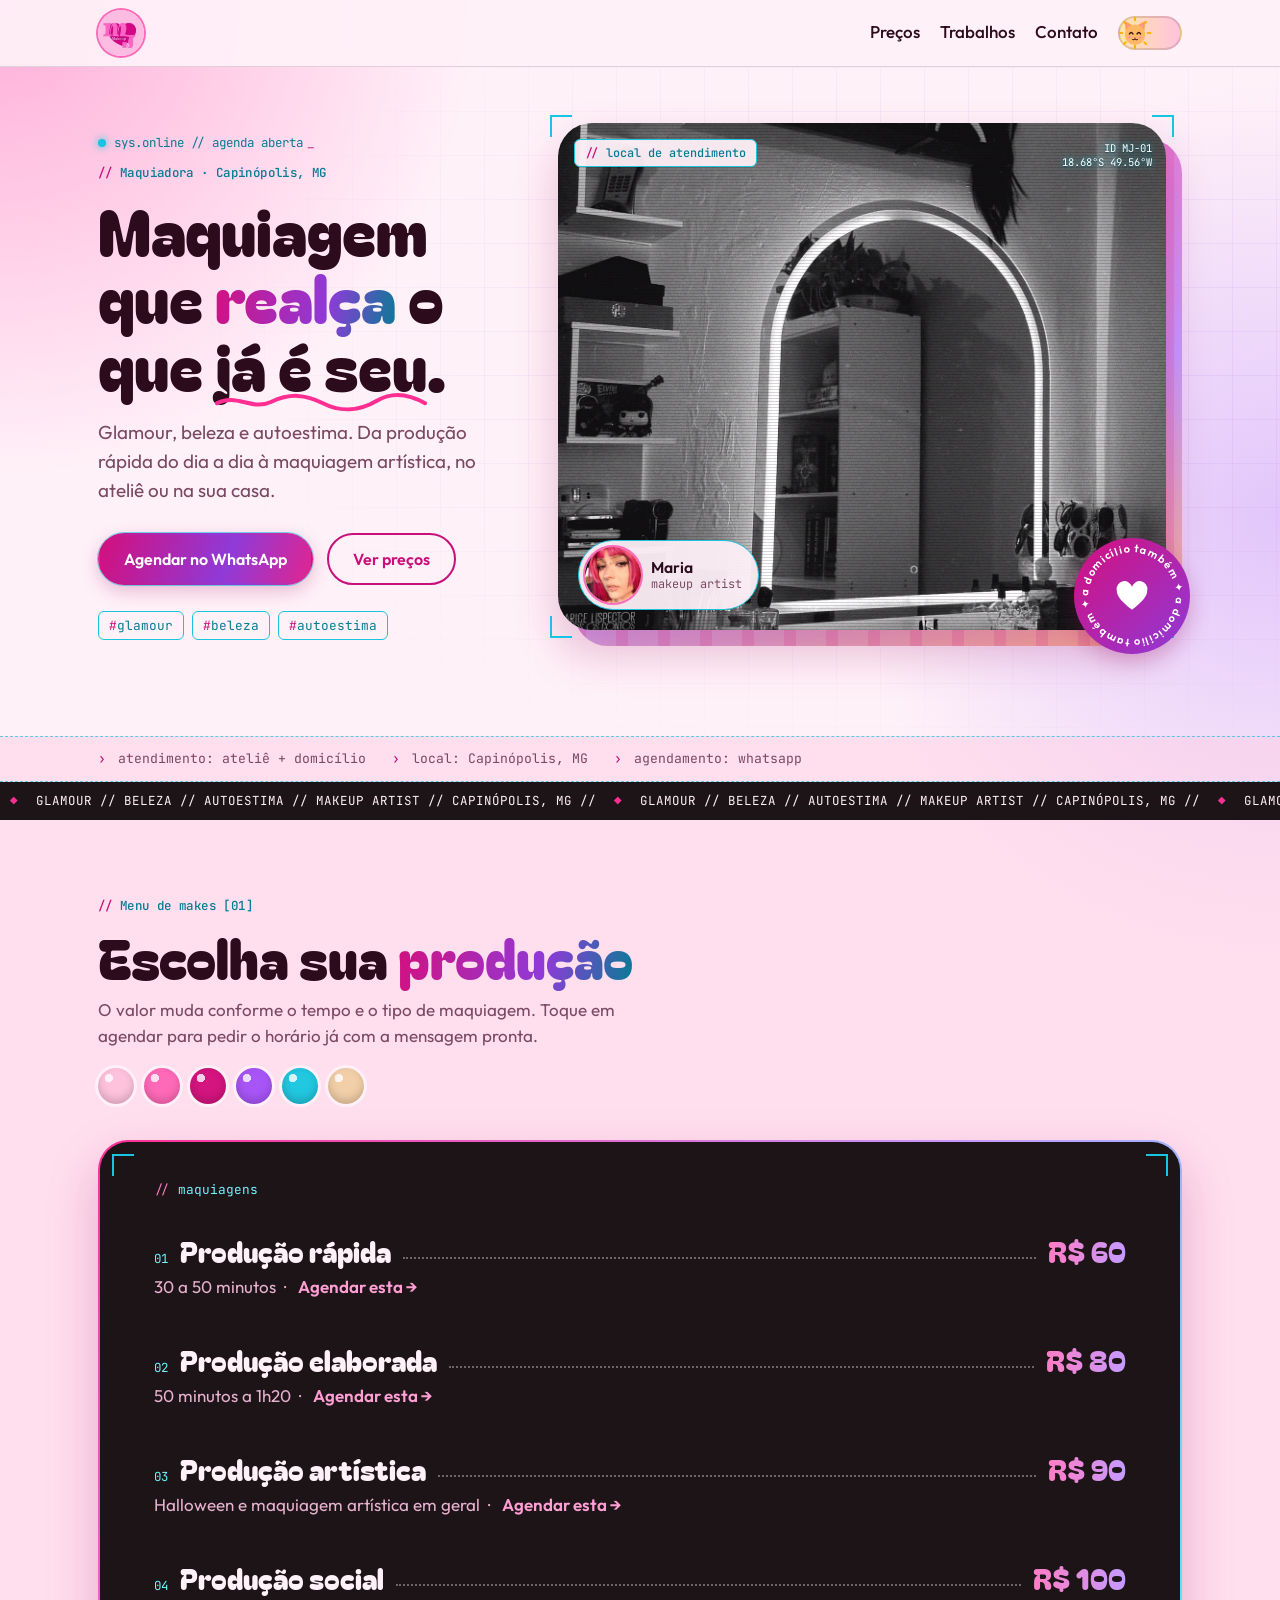
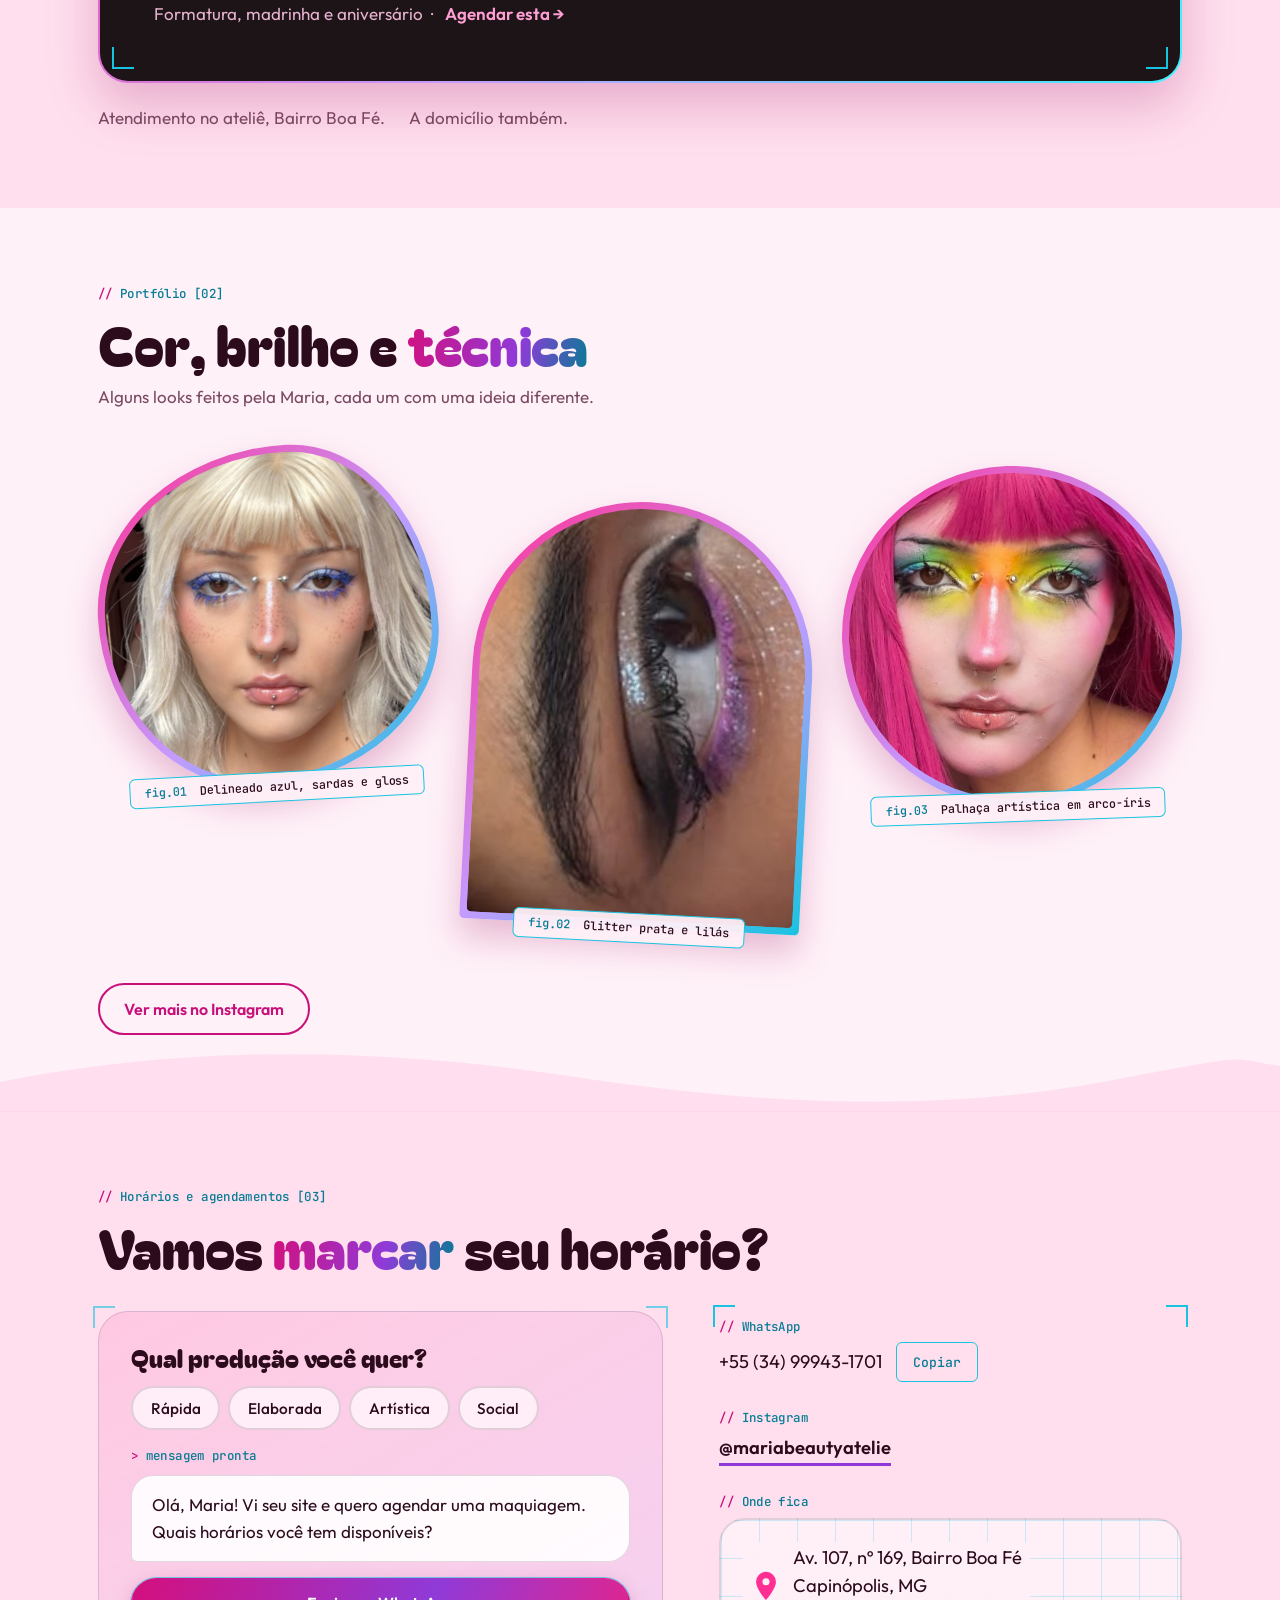
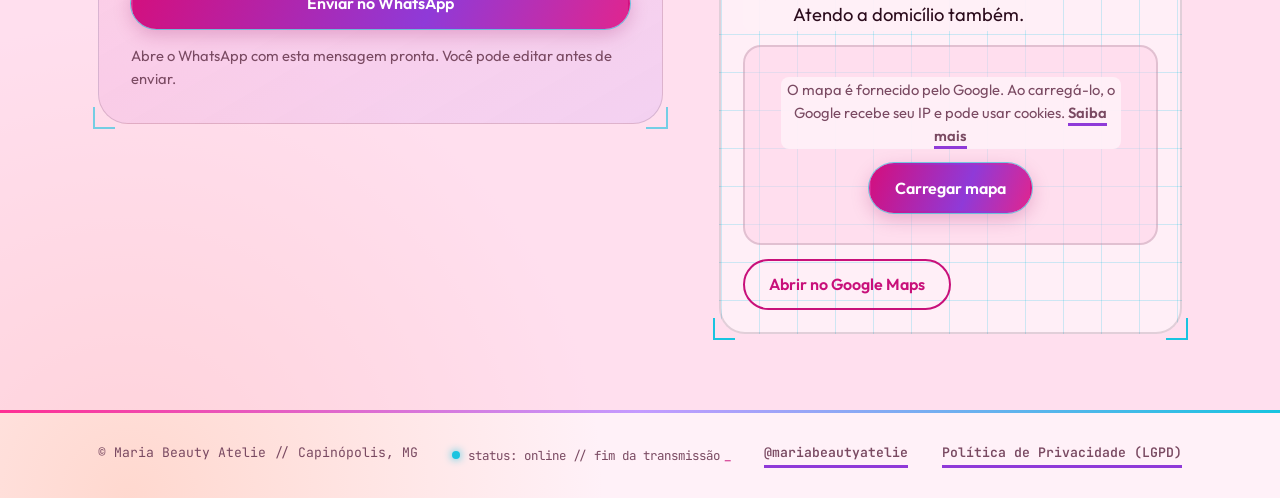
<file: index.html>
<!doctype html>
<html lang="pt-BR">
<head>
<meta charset="utf-8">
<meta name="viewport" content="width=device-width, initial-scale=1, viewport-fit=cover">
<title>Maria Beauty Atelie | Maquiadora em Capinópolis, MG</title>
<meta name="description" content="Maria Beauty Atelie: maquiagem rápida, elaborada, artística e social em Capinópolis, MG. No ateliê ou a domicílio. Agende pelo WhatsApp.">
<meta name="theme-color" content="#FFF1F8" media="(prefers-color-scheme: light)">
<meta name="theme-color" content="#14070F" media="(prefers-color-scheme: dark)">
<meta property="og:title" content="Maria Beauty Atelie">
<meta property="og:description" content="Glamour, beleza e autoestima. Maquiagem no ateliê ou a domicílio em Capinópolis, MG.">
<meta property="og:image" content="img/studio.jpg">
<meta property="og:type" content="website">
<link rel="icon" href="img/logo.jpg">
<link rel="preconnect" href="https://fonts.googleapis.com">
<link rel="preconnect" href="https://fonts.gstatic.com" crossorigin>
<link rel="stylesheet" href="https://fonts.googleapis.com/css2?family=Bagel+Fat+One&family=JetBrains+Mono:wght@400;500&family=Outfit:wght@400;500;600&display=swap">
<link rel="stylesheet" href="css/style.css">
<script>document.documentElement.classList.add('js');
(function(){var t;try{t=localStorage.getItem('theme');}catch(e){}
if(t!=='light'&&t!=='dark'){t=matchMedia('(prefers-color-scheme: dark)').matches?'dark':'light';}
document.documentElement.setAttribute('data-theme',t);})();</script>
</head>
<body>

<svg width="0" height="0" style="position:absolute" aria-hidden="true" focusable="false">
  <defs><symbol id="heart" viewBox="0 0 24 24"><path d="M12 21.5C5 16 1.5 12.3 1.5 8.2A5.2 5.2 0 0 1 12 6a5.2 5.2 0 0 1 10.5 2.2c0 4.1-3.5 7.8-10.5 13.3Z"/></symbol></defs>
</svg>

<header class="top">
  <div class="wrap bar">
    <a class="brand" href="#inicio" aria-label="Maria Beauty Atelie, início">
      <img src="img/logo.jpg" width="46" height="46" alt="Logotipo MJ Makeup">
    </a>
    <nav class="nav" aria-label="Seções">
      <a href="#servicos">Preços</a>
      <a href="#trabalhos">Trabalhos</a>
      <a href="#contato">Contato</a>
      <button type="button" class="theme-toggle" id="theme" aria-label="Alternar entre modo claro e escuro" title="Modo claro/escuro">
        <svg class="stars" viewBox="0 0 22 34" aria-hidden="true"><path fill="#FFE27A" d="M4 8l1 2.4L7.4 11 5 12 4 14.4 3 12 .6 11 3 10.4ZM15 20l.8 1.8 1.8.7-1.8.7L15 25l-.8-1.8-1.8-.7 1.8-.7ZM8 26l.6 1.4 1.4.6-1.4.5L8 30l-.6-1.5L6 28l1.4-.6Z"/></svg>
        <span class="knob"><svg class="cat-day" viewBox="0 0 40 40" aria-hidden="true"><g stroke="#FFB300" stroke-width="2.4" stroke-linecap="round"><path d="M20 2v3M20 35v3M2 20h3M35 20h3M7 7l2 2M31 31l2 2M33 7l-2 2M9 31l-2 2"/></g><path d="M9 17 8 6l9 5ZM31 17l1-11-9 5Z" fill="#FF9F43"/><path d="M10.5 14 10 9l4 2.5ZM29.5 14l.5-5-4 2.5Z" fill="#FF8FB8"/><circle cx="20" cy="22" r="12" fill="#FFB866"/><path d="M13.5 21q2-3 4 0M22.5 21q2-3 4 0" fill="none" stroke="#3A1A10" stroke-width="1.8" stroke-linecap="round"/><path d="M18.5 25h3l-1.5 1.8Z" fill="#FF6FA5"/><path d="M20 26.8q-1.5 2-3 .8M20 26.8q1.5 2 3 .8" fill="none" stroke="#3A1A10" stroke-width="1.2" stroke-linecap="round"/><circle cx="14" cy="25" r="1.8" fill="#FF8FB8" opacity=".7"/><circle cx="26" cy="25" r="1.8" fill="#FF8FB8" opacity=".7"/></svg><svg class="cat-night" viewBox="0 0 40 40" aria-hidden="true"><path d="M9 17 8 6l9 5ZM31 17l1-11-9 5Z" fill="#2B2145"/><path d="M10.5 14 10 9l4 2.5ZM29.5 14l.5-5-4 2.5Z" fill="#C86BFF"/><circle cx="20" cy="22" r="12" fill="#2B2145" stroke="#6A4FA8" stroke-width="1"/><path d="M20.5 11.5a4 4 0 1 0 3.2 6.2 3.3 3.3 0 0 1-3.2-6.2Z" fill="#FFE27A"/><ellipse cx="14.8" cy="23" rx="2.8" ry="3.2" fill="#FFE27A"/><ellipse cx="25.2" cy="23" rx="2.8" ry="3.2" fill="#FFE27A"/><ellipse cx="14.8" cy="23" rx=".9" ry="2.6" fill="#1A1030"/><ellipse cx="25.2" cy="23" rx=".9" ry="2.6" fill="#1A1030"/><path d="M18.5 27h3l-1.5 1.8Z" fill="#FF6FA5"/><path d="M6 25l5 1M6 29l5-1M34 25l-5 1M34 29l-5-1" stroke="#CDBBFF" stroke-width="1" stroke-linecap="round"/></svg></span>
      </button>
    </nav>
  </div>
</header>

<main>
  <section class="hero" id="inicio">
    <div class="wrap hero-grid">
      <div class="hero-copy">
        <p class="term"><i class="dot" aria-hidden="true"></i>sys.online // agenda aberta<span class="caret" aria-hidden="true">_</span></p>
        <p class="eyebrow">Maquiadora · Capinópolis, MG</p>
        <h1>Maquiagem que <span class="shine">realça</span> o que <span class="scribble">já é seu<svg viewBox="0 0 220 14" preserveAspectRatio="none" aria-hidden="true"><path d="M2 8C22 0 38 14 58 7S94 1 112 8S150 14 168 6S204 2 218 8"/></svg></span>.</h1>
        <p class="lead">Glamour, beleza e autoestima. Da produção rápida do dia a dia à maquiagem artística, no ateliê ou na sua casa.</p>
        <div class="cta-row">
          <a class="btn primary" data-service="" href="https://wa.me/5534999431701?text=Ol%C3%A1%2C%20Maria!%20Vi%20seu%20site%20e%20quero%20agendar%20uma%20maquiagem." target="_blank" rel="noopener">Agendar no WhatsApp</a>
          <a class="btn ghost" href="#servicos">Ver preços</a>
        </div>
        <ul class="tags" aria-label="Estilo">
          <li>glamour</li><li>beleza</li><li>autoestima</li>
        </ul>
      </div>

      <figure class="hero-art">
        <div class="arch-back" aria-hidden="true"></div>
        <img class="photo" src="img/studio.jpg" width="1266" height="1079" fetchpriority="high" alt="Local de atendimento da Maria em preto e branco: espelho em arco com luz de LED, prateleiras com livros e câmeras e pincéis de maquiagem na bancada">
        <span class="hud" aria-hidden="true"></span>
        <p class="loc">local de atendimento</p>
        <p class="coords" aria-hidden="true">ID MJ-01<br>18.68°S 49.56°W</p>
        <div class="who">
          <img src="img/maria.jpg" width="56" height="56" alt="Maria, a maquiadora, com cabelo rosa e piercings">
          <span><b>Maria</b><br>makeup artist</span>
        </div>
        <div class="badge" aria-hidden="true">
          <svg viewBox="0 0 120 120">
            <defs><path id="circ" d="M60 60m-45 0a45 45 0 1 1 90 0a45 45 0 1 1-90 0"/></defs>
            <text><textPath href="#circ" textLength="280" lengthAdjust="spacing">a domicílio também ✦ a domicílio também ✦ </textPath></text>
            <use href="#heart" x="42" y="42" width="36" height="36"/>
          </svg>
        </div>
      </figure>
    </div>
  </section>

  <div class="strip">
    <div class="wrap">
      <span><b>›</b> atendimento: ateliê + domicílio</span>
      <span><b>›</b> local: Capinópolis, MG</span>
      <span><b>›</b> agendamento: whatsapp</span>
    </div>
  </div>

  <div class="ticker" aria-hidden="true"><div class="track"><span> <b>◆</b> GLAMOUR // BELEZA // AUTOESTIMA // MAKEUP ARTIST // CAPINÓPOLIS, MG // <b>◆</b> GLAMOUR // BELEZA // AUTOESTIMA // MAKEUP ARTIST // CAPINÓPOLIS, MG // <b>◆</b> GLAMOUR // BELEZA // AUTOESTIMA // MAKEUP ARTIST // CAPINÓPOLIS, MG //</span><span> <b>◆</b> GLAMOUR // BELEZA // AUTOESTIMA // MAKEUP ARTIST // CAPINÓPOLIS, MG // <b>◆</b> GLAMOUR // BELEZA // AUTOESTIMA // MAKEUP ARTIST // CAPINÓPOLIS, MG // <b>◆</b> GLAMOUR // BELEZA // AUTOESTIMA // MAKEUP ARTIST // CAPINÓPOLIS, MG //</span></div></div>

  <section class="band alt" id="servicos">
    <div class="wrap">
      <div class="sec-head reveal">
        <p class="eyebrow">Menu de makes</p>
        <h2>Escolha sua <span class="shine">produção</span></h2>
        <p>O valor muda conforme o tempo e o tipo de maquiagem. Toque em agendar para pedir o horário já com a mensagem pronta.</p>
        <div class="pans" aria-hidden="true">
          <span class="pan" style="--c:#FFC2DD"></span><span class="pan" style="--c:#FF6AB8"></span><span class="pan" style="--c:#D4147F"></span><span class="pan" style="--c:#A855F7"></span><span class="pan" style="--c:#22C7E0"></span><span class="pan" style="--c:#F2CFA8"></span>
        </div>
      </div>

      <ul class="menu reveal">
        <li class="menu-title" aria-hidden="true">maquiagens</li>
        <li class="item">
          <div class="m-row"><span class="idx" aria-hidden="true">01</span><h3>Produção rápida</h3><span class="leader" aria-hidden="true"></span><span class="price">R$ 60</span></div>
          <p class="m-desc">30 a 50 minutos</p>
          <a class="m-book" data-service="produção rápida" href="https://wa.me/5534999431701" target="_blank" rel="noopener">Agendar esta →</a>
        </li>
        <li class="item">
          <div class="m-row"><span class="idx" aria-hidden="true">02</span><h3>Produção elaborada</h3><span class="leader" aria-hidden="true"></span><span class="price">R$ 80</span></div>
          <p class="m-desc">50 minutos a 1h20</p>
          <a class="m-book" data-service="produção elaborada" href="https://wa.me/5534999431701" target="_blank" rel="noopener">Agendar esta →</a>
        </li>
        <li class="item">
          <div class="m-row"><span class="idx" aria-hidden="true">03</span><h3>Produção artística</h3><span class="leader" aria-hidden="true"></span><span class="price">R$ 90</span></div>
          <p class="m-desc">Halloween e maquiagem artística em geral</p>
          <a class="m-book" data-service="produção artística" href="https://wa.me/5534999431701" target="_blank" rel="noopener">Agendar esta →</a>
        </li>
        <li class="item">
          <div class="m-row"><span class="idx" aria-hidden="true">04</span><h3>Produção social</h3><span class="leader" aria-hidden="true"></span><span class="price">R$ 100</span></div>
          <p class="m-desc">Formatura, madrinha e aniversário</p>
          <a class="m-book" data-service="produção social" href="https://wa.me/5534999431701" target="_blank" rel="noopener">Agendar esta →</a>
        </li>
      </ul>
      <p class="menu-foot reveal"><span>Atendimento no ateliê, Bairro Boa Fé.</span><span>A domicílio também.</span></p>
    </div>
  </section>

  <section class="band" id="trabalhos">
    <div class="wrap">
      <div class="sec-head reveal">
        <p class="eyebrow">Portfólio</p>
        <h2>Cor, brilho e <span class="shine">técnica</span></h2>
        <p>Alguns looks feitos pela Maria, cada um com uma ideia diferente.</p>
      </div>

      <ul class="collage">
        <li class="c1 reveal">
          <figure class="piece" style="--rot:-3deg">
            <div class="frame blob">
              <img src="img/look-azul.jpg" width="760" height="760" loading="lazy" alt="Close do rosto com delineado azul, sombra branca, sardas desenhadas e lábios com brilho">
            </div>
            <figcaption><b>fig.01</b> Delineado azul, sardas e gloss</figcaption>
          </figure>
        </li>
        <li class="c2 reveal">
          <figure class="piece" style="--rot:3deg">
            <div class="frame arch">
              <img src="img/glitter-lilas.jpg" width="354" height="403" loading="lazy" alt="Olho com glitter prata e lilás e cílios marcados">
            </div>
            <figcaption><b>fig.02</b> Glitter prata e lilás</figcaption>
          </figure>
        </li>
        <li class="c3 reveal">
          <figure class="piece" style="--rot:-2deg">
            <div class="frame circle">
              <img src="img/look-arcoiris.jpg" width="651" height="652" loading="lazy" alt="Close do rosto com maquiagem artística em arco-íris nos olhos, blush rosa e nariz rosado">
            </div>
            <figcaption><b>fig.03</b> Palhaça artística em arco-íris</figcaption>
          </figure>
        </li>
      </ul>

      <p class="more reveal"><a class="btn ghost" href="https://www.instagram.com/mariabeautyatelie/" target="_blank" rel="noopener">Ver mais no Instagram</a></p>
    </div>
  </section>

  <section class="band alt" id="contato">
    <div class="wrap">
      <div class="sec-head reveal">
        <p class="eyebrow">Horários e agendamentos</p>
        <h2>Vamos <span class="shine">marcar</span> seu horário?</h2>
      </div>
      <div class="contact-grid">
        <div class="panel card reveal">
          <h3>Qual produção você quer?</h3>
          <div class="chips" role="group" aria-label="Escolha a produção">
            <button type="button" class="chip" data-chip="produção rápida" aria-pressed="false">Rápida</button>
            <button type="button" class="chip" data-chip="produção elaborada" aria-pressed="false">Elaborada</button>
            <button type="button" class="chip" data-chip="produção artística" aria-pressed="false">Artística</button>
            <button type="button" class="chip" data-chip="produção social" aria-pressed="false">Social</button>
          </div>
          <p class="mono-label">mensagem pronta</p>
          <p class="bubble" id="msg">Olá, Maria! Vi seu site e quero agendar uma maquiagem. Quais horários você tem disponíveis?</p>
          <a class="btn primary" id="wa-send" href="https://wa.me/5534999431701?text=Ol%C3%A1%2C%20Maria!%20Vi%20seu%20site%20e%20quero%20agendar%20uma%20maquiagem." target="_blank" rel="noopener">Enviar no WhatsApp</a>
          <p class="hint">Abre o WhatsApp com esta mensagem pronta. Você pode editar antes de enviar.</p>
        </div>

        <dl class="panel info reveal">
          <div>
            <dt>WhatsApp</dt>
            <dd><span id="phone">+55 (34) 99943-1701</span> <button type="button" class="copy" id="copy">Copiar</button></dd>
          </div>
          <div>
            <dt>Instagram</dt>
            <dd><a class="uline" href="https://www.instagram.com/mariabeautyatelie/" target="_blank" rel="noopener">@mariabeautyatelie</a></dd>
          </div>
          <div>
            <dt>Onde fica</dt>
            <dd class="map-card">
              <p class="addr"><svg class="pin" viewBox="0 0 24 24" fill="currentColor" aria-hidden="true"><path d="M12 2a7 7 0 0 0-7 7c0 5.2 7 13 7 13s7-7.8 7-13a7 7 0 0 0-7-7Zm0 9.5A2.5 2.5 0 1 1 12 6.5a2.5 2.5 0 0 1 0 5Z"/></svg><span>Av. 107, nº 169, Bairro Boa Fé<br>Capinópolis, MG<br>Atendo a domicílio também.</span></p>
              <div class="map-embed map-consent" id="map" data-src="https://www.google.com/maps?q=Av.+107,+169,+Boa+F%C3%A9,+Capin%C3%B3polis,+MG&amp;output=embed">
                <p>O mapa é fornecido pelo Google. Ao carregá-lo, o Google recebe seu IP e pode usar cookies. <a class="uline" href="politica-de-privacidade.html">Saiba mais</a></p>
                <button type="button" class="btn primary" id="map-load">Carregar mapa</button>
              </div>
              <a class="btn ghost" href="https://www.google.com/maps/search/?api=1&amp;query=Av.%20107%2C%20169%2C%20Boa%20F%C3%A9%2C%20Capin%C3%B3polis%2C%20MG" target="_blank" rel="noopener">Abrir no Google Maps</a>
            </dd>
          </div>
        </dl>
      </div>
    </div>
  </section>
</main>

<footer>
  <div class="wrap foot">
    <span>© Maria Beauty Atelie // Capinópolis, MG</span>
    <span class="term end"><i class="dot" aria-hidden="true"></i>status: online // fim da transmissão<span class="caret" aria-hidden="true">_</span></span>
    <a class="uline" href="https://www.instagram.com/mariabeautyatelie/" target="_blank" rel="noopener">@mariabeautyatelie</a>
    <a class="uline" href="politica-de-privacidade.html">Política de Privacidade (LGPD)</a>
  </div>
</footer>

<script src="js/main.js"></script>
</body>
</html>
</file>
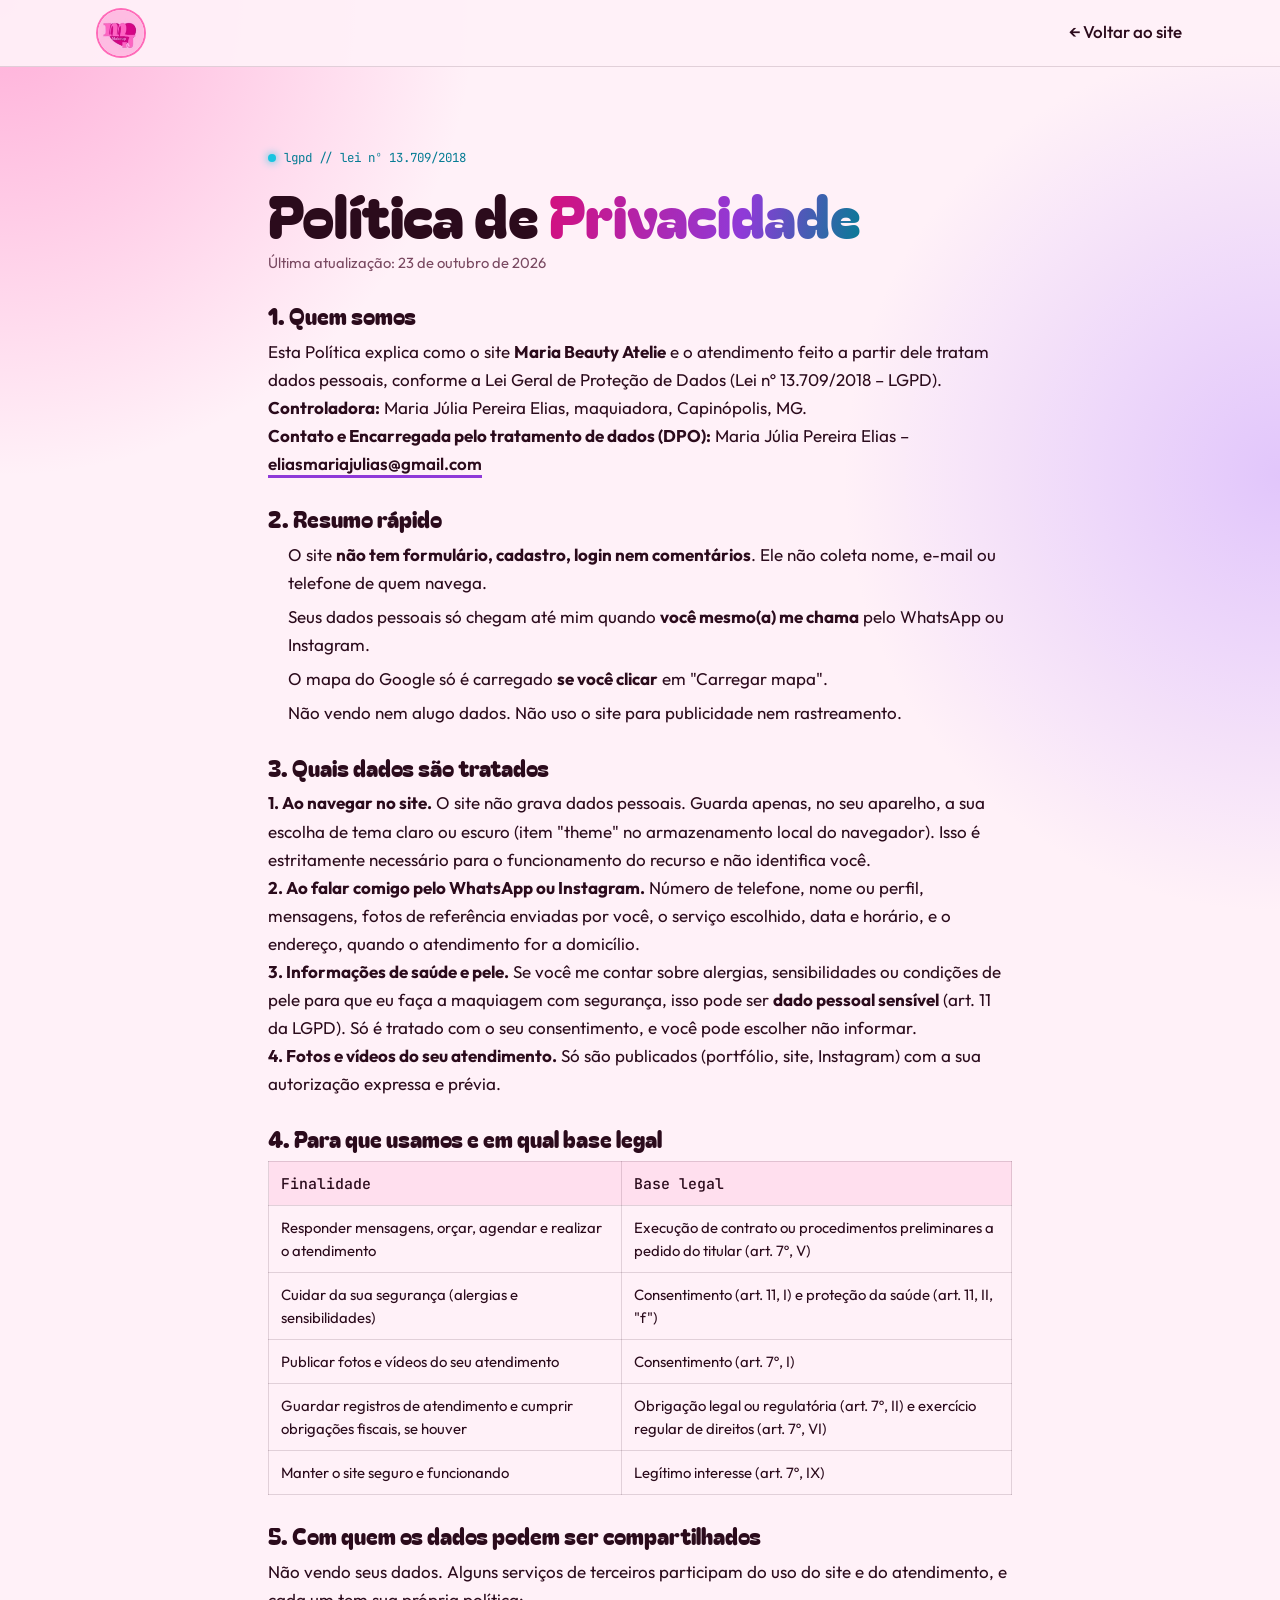
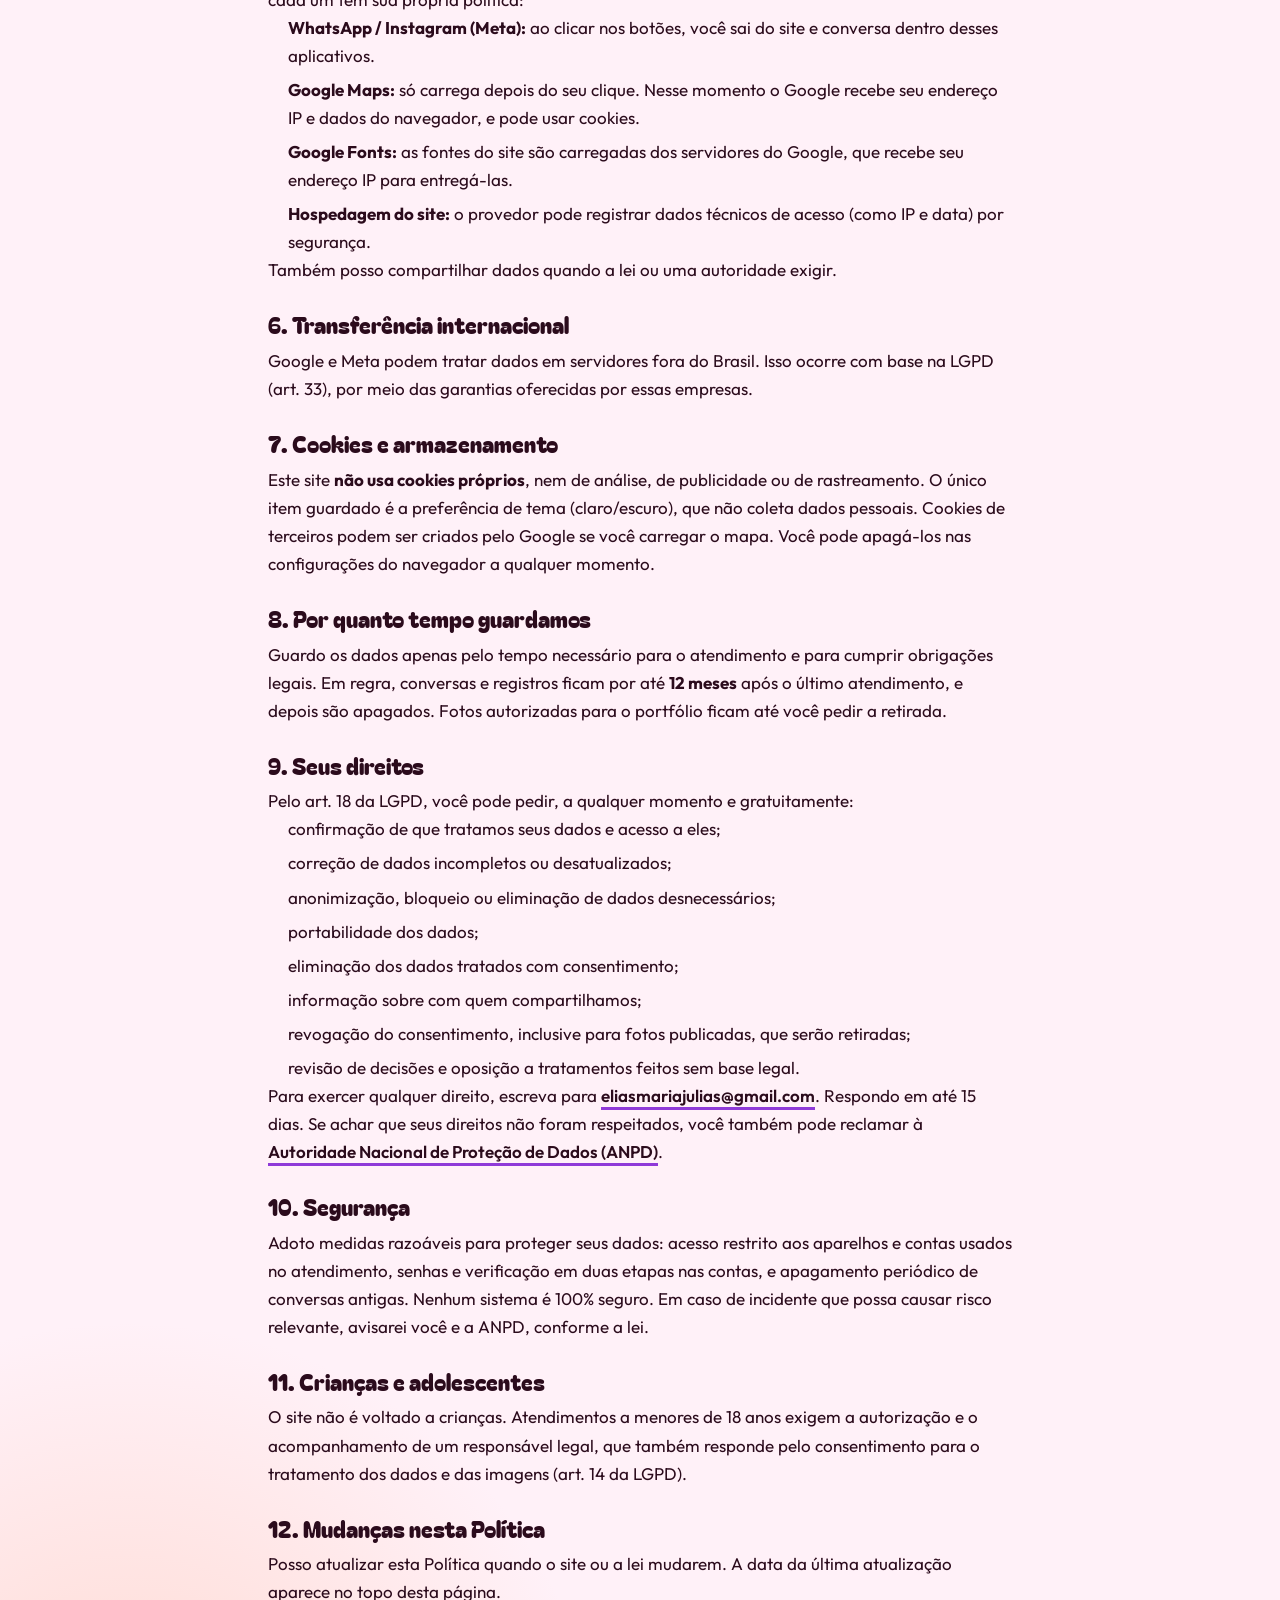
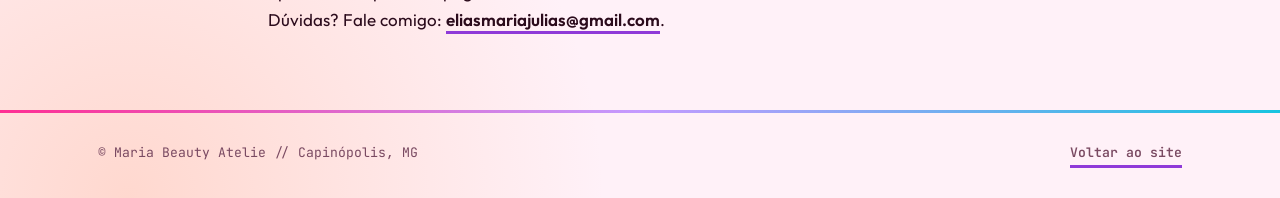
<file: politica-de-privacidade.html>
<!doctype html>
<html lang="pt-BR">
<head>
<meta charset="utf-8">
<meta name="viewport" content="width=device-width, initial-scale=1, viewport-fit=cover">
<title>Política de Privacidade (LGPD) | Maria Beauty Atelie</title>
<meta name="description" content="Política de Privacidade do site Maria Beauty Atelie, de acordo com a LGPD (Lei nº 13.709/2018).">
<link rel="icon" href="img/logo.jpg">
<link rel="preconnect" href="https://fonts.googleapis.com">
<link rel="preconnect" href="https://fonts.gstatic.com" crossorigin>
<link rel="stylesheet" href="https://fonts.googleapis.com/css2?family=Bagel+Fat+One&family=JetBrains+Mono:wght@400;500&family=Outfit:wght@400;500;600&display=swap">
<link rel="stylesheet" href="css/style.css">
<script>(function(){var t;try{t=localStorage.getItem('theme');}catch(e){}
if(t!=='light'&&t!=='dark'){t=matchMedia('(prefers-color-scheme: dark)').matches?'dark':'light';}
document.documentElement.setAttribute('data-theme',t);})();</script>
</head>
<body>
<header class="top">
  <div class="wrap bar">
    <a class="brand" href="index.html" aria-label="Maria Beauty Atelie, voltar ao site"><img src="img/logo.jpg" width="46" height="46" alt="Logotipo MJ Makeup"></a>
    <nav class="nav" aria-label="Navegação"><a href="index.html">← Voltar ao site</a></nav>
  </div>
</header>
<main class="band">
  <div class="wrap policy">
    <p class="term"><i class="dot" aria-hidden="true"></i>lgpd // lei nº 13.709/2018</p>
    <h1 class="pol-title">Política de <span class="shine">Privacidade</span></h1>
    <p class="hint">Última atualização: 23 de outubro de 2026</p>
<section class="pol"><h2>1. Quem somos</h2><p>Esta Política explica como o site <strong>Maria Beauty Atelie</strong> e o atendimento feito a partir dele tratam dados pessoais, conforme a Lei Geral de Proteção de Dados (Lei nº 13.709/2018 – LGPD).</p>
<p><strong>Controladora:</strong> Maria Júlia Pereira Elias, maquiadora, Capinópolis, MG.<br><strong>Contato e Encarregada pelo tratamento de dados (DPO):</strong> Maria Júlia Pereira Elias – <a class="uline" href="mailto:eliasmariajulias@gmail.com">eliasmariajulias@gmail.com</a></p></section>
<section class="pol"><h2>2. Resumo rápido</h2><ul><li>O site <strong>não tem formulário, cadastro, login nem comentários</strong>. Ele não coleta nome, e-mail ou telefone de quem navega.</li>
<li>Seus dados pessoais só chegam até mim quando <strong>você mesmo(a) me chama</strong> pelo WhatsApp ou Instagram.</li>
<li>O mapa do Google só é carregado <strong>se você clicar</strong> em "Carregar mapa".</li>
<li>Não vendo nem alugo dados. Não uso o site para publicidade nem rastreamento.</li></ul></section>
<section class="pol"><h2>3. Quais dados são tratados</h2><p><strong>1. Ao navegar no site.</strong> O site não grava dados pessoais. Guarda apenas, no seu aparelho, a sua escolha de tema claro ou escuro (item "theme" no armazenamento local do navegador). Isso é estritamente necessário para o funcionamento do recurso e não identifica você.</p>
<p><strong>2. Ao falar comigo pelo WhatsApp ou Instagram.</strong> Número de telefone, nome ou perfil, mensagens, fotos de referência enviadas por você, o serviço escolhido, data e horário, e o endereço, quando o atendimento for a domicílio.</p>
<p><strong>3. Informações de saúde e pele.</strong> Se você me contar sobre alergias, sensibilidades ou condições de pele para que eu faça a maquiagem com segurança, isso pode ser <strong>dado pessoal sensível</strong> (art. 11 da LGPD). Só é tratado com o seu consentimento, e você pode escolher não informar.</p>
<p><strong>4. Fotos e vídeos do seu atendimento.</strong> Só são publicados (portfólio, site, Instagram) com a sua autorização expressa e prévia.</p></section>
<section class="pol"><h2>4. Para que usamos e em qual base legal</h2><table class="lgpd"><thead><tr><th>Finalidade</th><th>Base legal</th></tr></thead><tbody>
<tr><td>Responder mensagens, orçar, agendar e realizar o atendimento</td><td>Execução de contrato ou procedimentos preliminares a pedido do titular (art. 7º, V)</td></tr>
<tr><td>Cuidar da sua segurança (alergias e sensibilidades)</td><td>Consentimento (art. 11, I) e proteção da saúde (art. 11, II, "f")</td></tr>
<tr><td>Publicar fotos e vídeos do seu atendimento</td><td>Consentimento (art. 7º, I)</td></tr>
<tr><td>Guardar registros de atendimento e cumprir obrigações fiscais, se houver</td><td>Obrigação legal ou regulatória (art. 7º, II) e exercício regular de direitos (art. 7º, VI)</td></tr>
<tr><td>Manter o site seguro e funcionando</td><td>Legítimo interesse (art. 7º, IX)</td></tr></tbody></table></section>
<section class="pol"><h2>5. Com quem os dados podem ser compartilhados</h2><p>Não vendo seus dados. Alguns serviços de terceiros participam do uso do site e do atendimento, e cada um tem sua própria política:</p>
<ul><li><strong>WhatsApp / Instagram (Meta):</strong> ao clicar nos botões, você sai do site e conversa dentro desses aplicativos.</li>
<li><strong>Google Maps:</strong> só carrega depois do seu clique. Nesse momento o Google recebe seu endereço IP e dados do navegador, e pode usar cookies.</li>
<li><strong>Google Fonts:</strong> as fontes do site são carregadas dos servidores do Google, que recebe seu endereço IP para entregá-las.</li>
<li><strong>Hospedagem do site:</strong> o provedor pode registrar dados técnicos de acesso (como IP e data) por segurança.</li></ul>
<p>Também posso compartilhar dados quando a lei ou uma autoridade exigir.</p></section>
<section class="pol"><h2>6. Transferência internacional</h2><p>Google e Meta podem tratar dados em servidores fora do Brasil. Isso ocorre com base na LGPD (art. 33), por meio das garantias oferecidas por essas empresas.</p></section>
<section class="pol"><h2>7. Cookies e armazenamento</h2><p>Este site <strong>não usa cookies próprios</strong>, nem de análise, de publicidade ou de rastreamento. O único item guardado é a preferência de tema (claro/escuro), que não coleta dados pessoais. Cookies de terceiros podem ser criados pelo Google se você carregar o mapa. Você pode apagá-los nas configurações do navegador a qualquer momento.</p></section>
<section class="pol"><h2>8. Por quanto tempo guardamos</h2><p>Guardo os dados apenas pelo tempo necessário para o atendimento e para cumprir obrigações legais. Em regra, conversas e registros ficam por até <strong>12 meses</strong> após o último atendimento, e depois são apagados. Fotos autorizadas para o portfólio ficam até você pedir a retirada.</p></section>
<section class="pol"><h2>9. Seus direitos</h2><p>Pelo art. 18 da LGPD, você pode pedir, a qualquer momento e gratuitamente:</p>
<ul><li>confirmação de que tratamos seus dados e acesso a eles;</li><li>correção de dados incompletos ou desatualizados;</li><li>anonimização, bloqueio ou eliminação de dados desnecessários;</li><li>portabilidade dos dados;</li><li>eliminação dos dados tratados com consentimento;</li><li>informação sobre com quem compartilhamos;</li><li>revogação do consentimento, inclusive para fotos publicadas, que serão retiradas;</li><li>revisão de decisões e oposição a tratamentos feitos sem base legal.</li></ul><p>Para exercer qualquer direito, escreva para <a class="uline" href="mailto:eliasmariajulias@gmail.com">eliasmariajulias@gmail.com</a>. Respondo em até 15 dias. Se achar que seus direitos não foram respeitados, você também pode reclamar à <a class="uline" href="https://www.gov.br/anpd" target="_blank" rel="noopener">Autoridade Nacional de Proteção de Dados (ANPD)</a>.</p></section>
<section class="pol"><h2>10. Segurança</h2><p>Adoto medidas razoáveis para proteger seus dados: acesso restrito aos aparelhos e contas usados no atendimento, senhas e verificação em duas etapas nas contas, e apagamento periódico de conversas antigas. Nenhum sistema é 100% seguro. Em caso de incidente que possa causar risco relevante, avisarei você e a ANPD, conforme a lei.</section>
<section class="pol"><h2>11. Crianças e adolescentes</h2><p>O site não é voltado a crianças. Atendimentos a menores de 18 anos exigem a autorização e o acompanhamento de um responsável legal, que também responde pelo consentimento para o tratamento dos dados e das imagens (art. 14 da LGPD).</p></section>
<section class="pol"><h2>12. Mudanças nesta Política</h2><p>Posso atualizar esta Política quando o site ou a lei mudarem. A data da última atualização aparece no topo desta página.</p><p>Dúvidas? Fale comigo: <a class="uline" href="mailto:eliasmariajulias@gmail.com">eliasmariajulias@gmail.com</a>.</p></section>
  </div>
</main>
<footer><div class="wrap foot"><span>© Maria Beauty Atelie // Capinópolis, MG</span><a class="uline" href="index.html">Voltar ao site</a></div></footer>
</body>
</html>
</file>
<file: css/style.css>
/* ==========================================================
   Maria Beauty Atelie  (versão leve)
   Conceito: ateliê rosa e lilás com um toque cibernético discreto:
   textos de apoio em fonte mono, cantos de "mira", grade fina
   e acento ciano. Quase tudo é estático para o site rodar liso.
   Para trocar cores, edite os tokens logo abaixo.
   ========================================================== */

:root {
  color-scheme: light;
  --bg: #FFF1F8;
  --band: rgba(255, 205, 229, 0.5);
  --glass: rgba(255, 241, 248, 0.94);
  --fg: #2B0B1C;
  --muted: #7A4A62;
  --line: rgba(43, 11, 28, 0.14);

  --g1: #D40F7D;
  --g2: #8F3AD8;
  --g3: #E0258F;
  --btn-ink: #FFFFFF;
  --accent: #C8107A;

  --hot: #FF2E93;
  --pink: #FF6AB8;
  --lilac: #C49BFF;
  --peach: #FFB08C;
  --cyan: #19C4E0;
  --cyan-ink: #067C94;

  --blob-a: rgba(255, 106, 184, 0.5);
  --blob-b: rgba(196, 155, 255, 0.5);
  --blob-c: rgba(255, 176, 140, 0.38);
  --grid: rgba(143, 58, 216, 0.12);
  --stripe: rgba(224, 64, 152, 0.22);

  --menu-bg: #1D1418;
  --menu-fg: #FFF1F7;
  --menu-muted: #E7B2CE;
  --menu-line: rgba(255, 241, 247, 0.36);
  --bubble: rgba(255, 255, 255, 0.9);
  --bubble-fg: #2B0B1C;
  --shadow: rgba(160, 20, 100, 0.25);

  --hud-c: var(--cyan);
  --hud: linear-gradient(var(--hud-c), var(--hud-c)) top left / 22px 2px,
         linear-gradient(var(--hud-c), var(--hud-c)) top left / 2px 22px,
         linear-gradient(var(--hud-c), var(--hud-c)) top right / 22px 2px,
         linear-gradient(var(--hud-c), var(--hud-c)) top right / 2px 22px,
         linear-gradient(var(--hud-c), var(--hud-c)) bottom left / 22px 2px,
         linear-gradient(var(--hud-c), var(--hud-c)) bottom left / 2px 22px,
         linear-gradient(var(--hud-c), var(--hud-c)) bottom right / 22px 2px,
         linear-gradient(var(--hud-c), var(--hud-c)) bottom right / 2px 22px;

  --font-display: 'Bagel Fat One', 'Arial Rounded MT Bold', 'Trebuchet MS', system-ui, sans-serif;
  --font-body: 'Outfit', system-ui, -apple-system, 'Segoe UI', sans-serif;
  --font-mono: 'JetBrains Mono', ui-monospace, 'SF Mono', Menlo, Consolas, monospace;
}
@media (prefers-color-scheme: dark) {
  :root:not([data-theme]) {
    color-scheme: dark;
    --bg: #14070F;
    --band: rgba(60, 18, 44, 0.55);
    --glass: rgba(24, 9, 18, 0.94);
    --fg: #FFE9F2;
    --muted: #DDA9C3;
    --line: rgba(255, 233, 242, 0.18);

    --g1: #FF6AB8;
    --g2: #C49BFF;
    --g3: #FFB08C;
    --btn-ink: #2B0B1C;
    --accent: #FF5DB1;

    --cyan: #3DF2FF;
    --cyan-ink: #6FF5FF;

    --blob-a: rgba(255, 46, 147, 0.32);
    --blob-b: rgba(150, 90, 255, 0.34);
    --blob-c: rgba(61, 242, 255, 0.1);
    --grid: rgba(61, 242, 255, 0.08);
    --stripe: rgba(255, 93, 177, 0.18);

    --menu-bg: #0C0509;
    --bubble: rgba(255, 233, 242, 0.1);
    --bubble-fg: #FFE9F2;
    --shadow: rgba(255, 46, 147, 0.28);
  }
}
:root[data-theme="dark"] {
  color-scheme: dark;
  --bg: #14070F;
  --band: rgba(60, 18, 44, 0.55);
  --glass: rgba(24, 9, 18, 0.94);
  --fg: #FFE9F2;
  --muted: #DDA9C3;
  --line: rgba(255, 233, 242, 0.18);

  --g1: #FF6AB8;
  --g2: #C49BFF;
  --g3: #FFB08C;
  --btn-ink: #2B0B1C;
  --accent: #FF5DB1;

  --cyan: #3DF2FF;
  --cyan-ink: #6FF5FF;

  --blob-a: rgba(255, 46, 147, 0.32);
  --blob-b: rgba(150, 90, 255, 0.34);
  --blob-c: rgba(61, 242, 255, 0.1);
  --grid: rgba(61, 242, 255, 0.08);
  --stripe: rgba(255, 93, 177, 0.18);

  --menu-bg: #0C0509;
  --bubble: rgba(255, 233, 242, 0.1);
  --bubble-fg: #FFE9F2;
  --shadow: rgba(255, 46, 147, 0.28);
}

* { box-sizing: border-box; }
html { scroll-behavior: smooth; overflow-x: clip; }
body {
  margin: 0;
  color: var(--fg);
  font-family: var(--font-body);
  font-size: 17px;
  line-height: 1.55;
  overflow-x: clip;
  background:
    radial-gradient(60vmax 60vmax at 0% 0%, var(--blob-a), transparent 62%),
    radial-gradient(55vmax 55vmax at 100% 14%, var(--blob-b), transparent 62%),
    radial-gradient(60vmax 60vmax at 10% 100%, var(--blob-c), transparent 62%),
    var(--bg);
  background-repeat: no-repeat;
}
img { display: block; max-width: 100%; }
a { color: inherit; }
p, h1, h2, h3, ul, dl, dd, figure { margin: 0; padding: 0; }
ul { list-style: none; }
:focus-visible { outline: 3px solid var(--cyan); outline-offset: 3px; border-radius: 8px; }

.wrap {
  width: 100%;
  max-width: 1120px;
  margin: 0 auto;
  padding-left: max(18px, env(safe-area-inset-left, 0px));
  padding-right: max(18px, env(safe-area-inset-right, 0px));
}
h1, h2, h3 { font-family: var(--font-display); font-weight: 400; line-height: 1.05; text-wrap: balance; }

/* cibernético discreto: rótulos em mono com acento ciano */
.eyebrow, .mono-label, .info dt {
  font-family: var(--font-mono); font-size: 0.78rem; font-weight: 500; letter-spacing: 0.03em;
  color: var(--cyan-ink);
}
.eyebrow::before, .info dt::before { content: "// "; color: var(--accent); }
.mono-label::before { content: "> "; color: var(--accent); }

.shine {
  background: linear-gradient(100deg, var(--g1), var(--g2) 62%, var(--cyan-ink));
  -webkit-background-clip: text;
  background-clip: text;
  color: transparent;
  -webkit-text-fill-color: transparent;
}

/* ---------- header ---------- */
.top {
  position: sticky; top: 0; z-index: 40;
  padding-top: env(safe-area-inset-top, 0px);
  background: var(--glass);
  border-bottom: 1px solid var(--line);
}
.bar { display: flex; flex-wrap: wrap; align-items: center; justify-content: space-between; gap: 6px 20px; padding-block: 10px; }
.brand { display: flex; align-items: center; gap: 12px; text-decoration: none; }
.brand img { width: 46px; height: 46px; border-radius: 50%; box-shadow: 0 0 0 2px var(--pink); }
.brand span { font-family: var(--font-display); font-size: 1.2rem; }
.nav { display: flex; gap: 20px; font-weight: 500; }
.nav a { text-decoration: none; padding: 8px 0; border-bottom: 2px solid transparent; transition: border-color 0.2s ease; }
.nav a:hover { border-bottom-color: var(--cyan); }

/* ---------- buttons ---------- */
.btn {
  display: inline-flex; align-items: center; justify-content: center; gap: 0.5rem;
  min-height: 50px; padding: 0.7rem 1.5rem;
  border-radius: 999px; border: 2px solid transparent;
  font-family: var(--font-body); font-weight: 600; font-size: 1rem;
  text-decoration: none; cursor: pointer;
  transition: transform 0.2s ease, box-shadow 0.2s ease;
}
.btn.primary {
  color: var(--btn-ink);
  background: linear-gradient(110deg, var(--g1), var(--g2) 60%, var(--g3));
  box-shadow: 0 8px 20px var(--shadow);
}
.btn.primary:hover { transform: translateY(-2px); box-shadow: 0 12px 26px var(--shadow); }
.btn.ghost { color: var(--accent); border-color: var(--accent); background: transparent; }
.btn.ghost:hover { transform: translateY(-2px); background: color-mix(in srgb, var(--accent) 12%, transparent); }

/* ---------- hero ---------- */
.hero { position: relative; }
.hero::before {
  content: ""; position: absolute; inset: 0; pointer-events: none;
  background-image:
    linear-gradient(var(--grid) 1px, transparent 1px),
    linear-gradient(90deg, var(--grid) 1px, transparent 1px);
  background-size: 44px 44px;
  -webkit-mask-image: radial-gradient(75% 85% at 72% 42%, #000 0%, transparent 78%);
  mask-image: radial-gradient(75% 85% at 72% 42%, #000 0%, transparent 78%);
}
.hero-grid { position: relative; display: grid; grid-template-columns: minmax(0, 1fr); gap: 44px; align-items: center; padding-block: 36px 60px; }
.hero h1 { font-size: clamp(2.7rem, 9vw, 4rem); margin-block: 14px 20px; }
.scribble { position: relative; display: inline-block; white-space: nowrap; }
.scribble svg { position: absolute; left: 0; bottom: -0.2em; width: 100%; height: 0.28em; overflow: visible; }
.scribble path { fill: none; stroke: var(--hot); stroke-width: 4; stroke-linecap: round; vector-effect: non-scaling-stroke; }
.lead { font-size: 1.18rem; color: var(--muted); max-width: 36ch; }
.cta-row { display: flex; flex-wrap: wrap; gap: 14px; margin-top: 28px; }
.tags { display: flex; flex-wrap: wrap; gap: 8px; margin-top: 26px; }
.tags li {
  font-family: var(--font-mono); font-size: 0.8rem; padding: 4px 10px; border-radius: 6px;
  border: 1px solid var(--cyan); color: var(--cyan-ink);
}
.tags li::before { content: "#"; color: var(--accent); }

.hero-art { position: relative; width: 100%; justify-self: center; padding: 0 16px 16px 0; }
.arch-back {
  position: absolute; inset: 16px 0 0 16px;
  border-radius: 34px;
  background:
    repeating-linear-gradient(90deg, var(--stripe) 0 12px, transparent 12px 42px),
    linear-gradient(160deg, var(--pink), var(--lilac) 60%, var(--peach));
}
.photo {
  position: relative; width: 100%; height: auto; aspect-ratio: 4 / 5; object-fit: cover; object-position: 57% 50%;
  border-radius: 34px;
  box-shadow: 0 22px 44px var(--shadow);
}
.hud { position: absolute; inset: -8px 8px 8px -8px; pointer-events: none; background: var(--hud); background-repeat: no-repeat; }
.loc {
  position: absolute; left: 16px; top: 16px; max-width: calc(100% - 48px);
  padding: 4px 10px; border-radius: 6px; border: 1px solid var(--cyan);
  background: var(--glass); color: var(--cyan-ink);
  font-family: var(--font-mono); font-size: 0.74rem; font-weight: 500;
}
.loc::before { content: "// "; color: var(--accent); }
.who {
  position: absolute; left: 16px; bottom: 32px;
  display: flex; align-items: center; gap: 10px; padding: 6px 16px 6px 6px;
  border-radius: 999px; border: 1px solid var(--cyan); background: var(--glass);
  font-family: var(--font-mono); font-size: 0.74rem; line-height: 1.3; color: var(--muted);
}
.who img { width: 56px; height: 56px; border-radius: 50%; object-fit: cover; box-shadow: 0 0 0 2px var(--pink); }
.who b { font-family: var(--font-body); font-size: 0.98rem; font-weight: 600; color: var(--fg); }
.badge {
  position: absolute; right: -8px; bottom: -8px;
  width: 116px; height: 116px; border-radius: 50%;
  background: linear-gradient(135deg, var(--g1), var(--g2));
  box-shadow: 0 8px 20px var(--shadow);
}
.badge svg { width: 100%; height: 100%; overflow: visible; }
.badge text { font-family: var(--font-body); font-weight: 600; font-size: 11.5px; fill: var(--btn-ink); letter-spacing: 0.05em; }
.badge use { fill: var(--btn-ink); }

/* ---------- status strip ---------- */
.strip { border-block: 1px dashed color-mix(in srgb, var(--cyan) 70%, transparent); background: var(--band); }
.strip .wrap { display: flex; flex-wrap: wrap; gap: 4px 26px; padding-block: 12px; font-family: var(--font-mono); font-size: 0.82rem; color: var(--muted); }
.strip b { color: var(--accent); font-weight: 500; margin-right: 4px; }

/* ---------- sections ---------- */
.band { position: relative; padding-block: 76px; }
.band.alt { background: var(--band); }
.band.alt::before {
  content: ""; position: absolute; left: 0; right: 0; top: -59px; height: 60px; background: var(--band);
  -webkit-mask: url("data:image/svg+xml,%3Csvg xmlns='http://www.w3.org/2000/svg' viewBox='0 0 1440 60' preserveAspectRatio='none'%3E%3Cpath d='M0 60V30C200 -6 420 -6 640 24S1060 60 1240 30S1380 6 1440 14V60Z'/%3E%3C/svg%3E") 0 0 / 100% 100% no-repeat;
  mask: url("data:image/svg+xml,%3Csvg xmlns='http://www.w3.org/2000/svg' viewBox='0 0 1440 60' preserveAspectRatio='none'%3E%3Cpath d='M0 60V30C200 -6 420 -6 640 24S1060 60 1240 30S1380 6 1440 14V60Z'/%3E%3C/svg%3E") 0 0 / 100% 100% no-repeat;
}
#servicos.band.alt::before { display: none; }
.sec-head { display: grid; gap: 12px; margin-bottom: 36px; justify-items: start; }
.sec-head h2 { font-size: clamp(2.1rem, 7vw, 3.4rem); }
.sec-head p:not(.eyebrow) { color: var(--muted); max-width: 48ch; }

.pans { display: flex; gap: 10px; margin-top: 6px; }
.pan {
  width: 36px; height: 36px; border-radius: 50%;
  background: radial-gradient(circle at 30% 28%, rgba(255, 255, 255, 0.8) 0 11%, transparent 12%), var(--c);
  box-shadow: inset 0 -4px 8px rgba(0, 0, 0, 0.18), 0 0 0 3px var(--glass);
  transition: transform 0.25s ease;
}
.pan:hover { transform: translateY(-5px) rotate(12deg); }

/* ---------- menu ---------- */
.menu {
  position: relative; overflow: hidden;
  padding: clamp(18px, 4vw, 38px);
  color: var(--menu-fg);
  border: 2px solid transparent; border-radius: 30px;
  background:
    linear-gradient(var(--menu-bg), var(--menu-bg)) padding-box,
    linear-gradient(135deg, #FF2E93, #C49BFF 55%, #3DF2FF) border-box;
  box-shadow: 0 22px 50px var(--shadow);
  display: grid; gap: 6px;
}
.menu::before { content: ""; position: absolute; inset: 12px; pointer-events: none; background: var(--hud); background-repeat: no-repeat; --hud-c: rgba(61, 242, 255, 0.55); }
.menu-title { font-family: var(--font-mono); font-size: 0.8rem; color: #6FF5FF; padding: 0 16px 8px; }
.menu-title::before { content: "// "; color: #FF7CC4; }
.item { position: relative; padding: 16px; border-radius: 20px; transition: background 0.2s ease; }
.item:hover { background: linear-gradient(90deg, rgba(255, 46, 147, 0.2), rgba(61, 242, 255, 0.07)); }
.m-row { display: flex; align-items: baseline; gap: 12px; }
.idx { font-family: var(--font-mono); font-size: 0.78rem; color: #6FF5FF; }
.m-row h3 { font-size: clamp(1.25rem, 4.6vw, 1.75rem); min-width: 0; }
.leader { flex: 1 1 24px; min-width: 24px; border-bottom: 2px dotted var(--menu-line); transform: translateY(-4px); }
.price {
  font-family: var(--font-display); font-size: clamp(1.3rem, 4.8vw, 1.8rem); font-variant-numeric: tabular-nums; white-space: nowrap;
  background: linear-gradient(90deg, #FF7CC4, #C49BFF); -webkit-background-clip: text; background-clip: text; color: transparent; -webkit-text-fill-color: transparent;
}
.m-desc { color: var(--menu-muted); margin-top: 4px; }
.m-book {
  display: inline-block; margin-top: 8px; padding: 6px 0; font-weight: 600; text-decoration: none; color: #FF9ED2;
  border-bottom: 2px solid transparent; transition: border-color 0.2s ease;
}
.m-book:hover { border-bottom-color: #6FF5FF; }
.menu-foot { margin-top: 22px; display: flex; flex-wrap: wrap; gap: 6px 24px; color: var(--muted); }

/* ---------- collage ---------- */
.collage { display: grid; grid-template-columns: minmax(0, 1fr); gap: 46px; }
.piece { position: relative; transform: rotate(var(--rot)); transition: transform 0.35s ease; }
.piece:hover { transform: rotate(0deg) scale(1.03); }
.frame {
  padding: 7px;
  background: linear-gradient(135deg, var(--hot), var(--lilac) 55%, var(--cyan));
  box-shadow: 0 18px 34px var(--shadow);
}
.frame img { width: 100%; height: 100%; object-fit: cover; border-radius: inherit; }
.frame.blob { aspect-ratio: 1 / 1; border-radius: 58% 42% 55% 45% / 48% 55% 45% 52%; }
.frame.arch { aspect-ratio: 4 / 5; border-radius: 999px 999px 28px 28px; }
.frame.circle { aspect-ratio: 1 / 1; border-radius: 50%; }
.frame.circle img { object-position: center 40%; }
.piece figcaption {
  position: absolute; left: 50%; bottom: -16px; translate: -50% 0; width: max-content; max-width: 92%;
  padding: 5px 14px; border-radius: 6px; text-align: center;
  font-family: var(--font-mono); font-size: 0.74rem; font-weight: 500;
  background: var(--glass); border: 1px solid var(--cyan); color: var(--fg);
}
.piece figcaption b { color: var(--cyan-ink); font-weight: 500; margin-right: 6px; }
.collage .c1 { width: 82%; }
.collage .c2 { width: 68%; justify-self: end; }
.collage .c3 { width: 78%; }
.more { margin-top: 56px; }

/* ---------- contact ---------- */
.contact-grid { display: grid; grid-template-columns: minmax(0, 1fr); gap: 28px; align-items: start; }
.panel { min-width: 0; display: grid; gap: 16px; align-content: start; }
.card {
  position: relative; padding: clamp(20px, 4vw, 32px); border-radius: 30px; border: 1px solid var(--line);
  background: linear-gradient(150deg, color-mix(in srgb, var(--hot) 13%, transparent), color-mix(in srgb, var(--lilac) 20%, transparent));
}
.card::before { content: ""; position: absolute; inset: 9px; pointer-events: none; background: var(--hud); background-repeat: no-repeat; opacity: 0.6; }
.panel h3 { font-size: 1.55rem; }
.chips { display: flex; flex-wrap: wrap; gap: 8px; }
.chip {
  font-family: var(--font-body); font-size: 0.96rem; font-weight: 500; cursor: pointer;
  min-height: 44px; padding: 0.4rem 1.1rem; border-radius: 999px;
  border: 2px solid var(--line); background: var(--glass); color: var(--fg);
  transition: transform 0.2s ease, border-color 0.2s ease;
}
.chip:hover { transform: translateY(-2px); border-color: var(--cyan); }
.chip[aria-pressed="true"] { color: var(--btn-ink); border-color: transparent; background: linear-gradient(110deg, var(--g1), var(--g2), var(--g3)); }
.bubble {
  background: var(--bubble); color: var(--bubble-fg);
  border-radius: 22px 22px 22px 6px; padding: 16px 20px; max-width: 48ch;
  border: 1px solid var(--line); margin-top: -6px;
}
.hint { font-size: 0.92rem; color: var(--muted); }
.info { gap: 26px; padding-top: 6px; }
.info dt { margin-bottom: 6px; }
.info dd { font-size: 1.15rem; display: flex; flex-wrap: wrap; align-items: center; gap: 8px 14px; min-width: 0; }
.uline { font-weight: 600; text-decoration: none; border-bottom: 3px solid var(--g2); padding-bottom: 1px; transition: border-color 0.2s ease; }
.uline:hover { border-bottom-color: var(--cyan); }
.copy {
  font-family: var(--font-mono); font-size: 0.82rem; font-weight: 500; cursor: pointer;
  min-height: 40px; padding: 0.3rem 1rem; border-radius: 6px;
  border: 1px solid var(--cyan); background: transparent; color: var(--cyan-ink);
  transition: background 0.2s ease;
}
.copy:hover { background: color-mix(in srgb, var(--cyan) 14%, transparent); }
.info dd.map-card {
  display: grid; justify-items: start; gap: 14px; padding: 22px; border-radius: 26px; border: 2px solid var(--line);
  background:
    linear-gradient(color-mix(in srgb, var(--cyan) 22%, transparent) 1px, transparent 1px) 0 0 / 38px 38px,
    linear-gradient(90deg, color-mix(in srgb, var(--cyan) 22%, transparent) 1px, transparent 1px) 0 0 / 38px 38px,
    var(--glass);
}
.map-card p { background: var(--glass); padding: 2px 6px; margin-left: -6px; border-radius: 8px; }
.pin { width: 34px; height: 34px; color: var(--hot); }

footer { padding-block: 30px; border-top: 3px solid transparent; border-image: linear-gradient(90deg, var(--hot), var(--lilac), var(--cyan)) 1; color: var(--muted); font-family: var(--font-mono); font-size: 0.82rem; }
.foot { display: flex; flex-wrap: wrap; justify-content: space-between; gap: 8px 20px; }

/* ---------- entrada suave ao rolar (uma vez, só opacidade e posição) ---------- */
.js .reveal { opacity: 0; transform: translateY(18px); transition: opacity 0.5s ease, transform 0.5s ease; }
.js .reveal.in { opacity: 1; transform: none; }

/* ---------- telas largas ---------- */
@media (min-width: 760px) {
  .hero-grid { grid-template-columns: minmax(0, 0.8fr) minmax(0, 1.2fr); gap: 44px; padding-block: 56px 90px; }
  .hero-art { justify-self: end; }
  .photo { aspect-ratio: 6 / 5; }
  .who { left: 20px; bottom: 36px; }
  .m-desc, .m-book { display: inline; }
  .m-desc::after { content: "  ·  "; white-space: pre; }
  .collage { grid-template-columns: repeat(3, minmax(0, 1fr)); gap: 0 32px; align-items: start; }
  .collage .c1 { width: auto; }
  .collage .c2 { width: auto; margin-top: 56px; justify-self: stretch; }
  .collage .c3 { width: auto; margin-top: 20px; }
  .contact-grid { grid-template-columns: 1.1fr 0.9fr; gap: 56px; }
}

@media (prefers-reduced-motion: reduce) {
  html { scroll-behavior: auto; }
  *, *::before, *::after { transition: none !important; }
  .js .reveal { opacity: 1; transform: none; }
}

/* ---------- Alternar tema (gatinhos) ---------- */
.nav { align-items: center; }
.theme-toggle {
  position: relative; width: 64px; height: 34px; padding: 0; border: 2px solid var(--line); border-radius: 999px; cursor: pointer;
  background: linear-gradient(90deg, #FFE6A8, #FFC2DD); transition: background 0.3s ease;
}
.theme-toggle .knob {
  position: absolute; top: -2px; left: -2px; width: 34px; height: 34px; display: grid; place-items: center;
  transition: transform 0.3s cubic-bezier(.5,1.6,.5,1);
}
.theme-toggle svg { width: 34px; height: 34px; grid-area: 1 / 1; }
.theme-toggle .cat-night, :root[data-theme="dark"] .theme-toggle .cat-day { display: none; }
:root[data-theme="dark"] .theme-toggle .cat-night { display: block; }
:root[data-theme="dark"] .theme-toggle { background: linear-gradient(90deg, #3B1F5E, #1B0C2E); }
:root[data-theme="dark"] .theme-toggle .knob { transform: translateX(30px); }
.theme-toggle .stars { position: absolute; left: 10px; top: 0; width: 22px; height: 100%; opacity: 0; transition: opacity 0.3s ease; }
:root[data-theme="dark"] .theme-toggle .stars { opacity: 1; }
.theme-toggle:focus-visible { outline: 3px solid var(--cyan); outline-offset: 3px; }

/* ---------- Mapa ---------- */
.info dd.map-card p.addr { display: flex; align-items: center; gap: 10px; margin-left: 0; }
.map-embed { width: 100%; height: 260px; border: 0; border-radius: 18px; border: 2px solid var(--line); background: var(--band); }
:root[data-theme="dark"] .map-embed { filter: invert(0.92) hue-rotate(180deg) saturate(0.8); }

/* ---------- Cyberpunk extra ---------- */
body { counter-reset: sec; }
.term { margin: 0 0 10px; display: inline-flex; align-items: center; gap: 8px; font-family: var(--font-mono); font-size: 0.78rem; color: var(--cyan-ink); }
.term.end { margin: 0; color: var(--muted); }
.dot { width: 8px; height: 8px; border-radius: 50%; background: var(--cyan); box-shadow: 0 0 8px var(--cyan); animation: blink 1.6s steps(2, jump-none) infinite; }
.caret { color: var(--accent); animation: blink 1s steps(2, jump-none) infinite; margin-left: -4px; }
@keyframes blink { 50% { opacity: 0.15; } }

/* glitch rápido ao carregar e ao passar o mouse */
h1, .brand span { text-shadow: 0 0 0 transparent; }
h1 { animation: glitch 0.7s steps(1) 0.3s 1; }
h1:hover, .brand:hover span { animation: glitch 0.45s steps(1) 1; }
@keyframes glitch {
  0%   { text-shadow: 3px 0 var(--cyan), -3px 0 var(--hot); transform: translateX(-2px); }
  20%  { text-shadow: -3px 0 var(--cyan), 3px 0 var(--hot); transform: translateX(2px) skewX(-4deg); }
  40%  { text-shadow: 2px 1px var(--cyan), -2px -1px var(--hot); transform: none; }
  60%  { text-shadow: -2px 0 var(--cyan), 2px 0 var(--hot); transform: translateX(1px); }
  80%  { text-shadow: 1px 0 var(--cyan), -1px 0 var(--hot); transform: none; }
  100% { text-shadow: 0 0 0 transparent; transform: none; }
}

/* scanlines + leitura de dados na foto */
.hero-art::after {
  content: ""; position: absolute; inset: 0 16px 16px 0; border-radius: 34px; pointer-events: none;
  background: repeating-linear-gradient(0deg, rgba(20, 0, 30, 0.16) 0 1px, transparent 1px 3px);
}
.loc, .who, .badge, .coords { z-index: 2; }
.coords {
  position: absolute; right: 30px; top: 18px; margin: 0; text-align: right; z-index: 2;
  font-family: var(--font-mono); font-size: 0.66rem; line-height: 1.35; color: #fff; text-shadow: 0 0 6px var(--cyan), 0 1px 2px rgba(0,0,0,.6);
}

/* faixa rolante */
.ticker { overflow: hidden; border-bottom: 1px solid var(--line); background: var(--menu-bg); color: var(--menu-fg); }
.ticker .track { display: flex; width: max-content; animation: tick 40s linear infinite; }
.ticker span { white-space: nowrap; padding: 9px 0; font-family: var(--font-mono); font-size: 0.78rem; letter-spacing: 0.08em; }
.ticker b { color: var(--hot); margin: 0 10px; font-weight: 500; }
@keyframes tick { to { transform: translateX(-50%); } }

/* numeração das seções */
.sec-head { counter-increment: sec; }
.sec-head .eyebrow::after { content: " [0" counter(sec) "]"; color: var(--cyan-ink); }

/* cantos HUD nos painéis e neon no escuro */
.panel.card, .info.panel { position: relative; }
.panel.card::before, .info.panel::before {
  content: ""; position: absolute; inset: -6px; pointer-events: none; background: var(--hud); background-repeat: no-repeat;
}
.btn.primary { box-shadow: 0 0 0 1px color-mix(in srgb, var(--cyan) 60%, transparent), 0 6px 18px var(--shadow); }
:root[data-theme="dark"] .shine { filter: drop-shadow(0 0 10px rgba(255, 46, 147, 0.55)); }
:root[data-theme="dark"] .btn.ghost, :root[data-theme="dark"] .chip { box-shadow: 0 0 10px color-mix(in srgb, var(--cyan) 30%, transparent); }
:root[data-theme="dark"] .price { text-shadow: 0 0 10px rgba(61, 242, 255, 0.55); }
:root[data-theme="dark"] .map-embed { box-shadow: 0 0 18px color-mix(in srgb, var(--cyan) 35%, transparent); }

@media (prefers-reduced-motion: reduce) {
  .ticker .track, .dot, .caret, h1 { animation: none; }
}

/* ---------- Cabeçalho em uma linha só ---------- */
.bar { flex-wrap: nowrap; gap: 12px; }
.nav { gap: clamp(10px, 4vw, 20px); flex-wrap: nowrap; }
.nav a { white-space: nowrap; }
.brand img { flex: none; }
@media (max-width: 400px) { .nav { font-size: 0.95rem; } .theme-toggle { transform: scale(0.9); transform-origin: right center; } }

/* ---------- LGPD ---------- */
.map-consent { display: grid; place-content: center; justify-items: center; gap: 14px; padding: 20px; text-align: center; height: auto; min-height: 200px; font-size: 0.92rem; color: var(--muted); }
.map-consent p { margin: 0; max-width: 34ch; }
.policy { max-width: 780px; }
.pol-title { font-size: clamp(2.2rem, 8vw, 3.6rem); margin: 6px 0 8px; }
.pol { margin-top: 30px; }
.pol h2 { font-size: 1.35rem; margin-bottom: 10px; }
.pol p, .pol li { line-height: 1.65; }
.pol ul { padding-left: 1.2em; display: grid; gap: 6px; }
.lgpd { width: 100%; border-collapse: collapse; font-size: 0.93rem; display: block; overflow-x: auto; }
.lgpd th, .lgpd td { text-align: left; padding: 10px 12px; border: 1px solid var(--line); vertical-align: top; }
.lgpd th { font-family: var(--font-mono); font-weight: 500; background: var(--band); }
</file>
